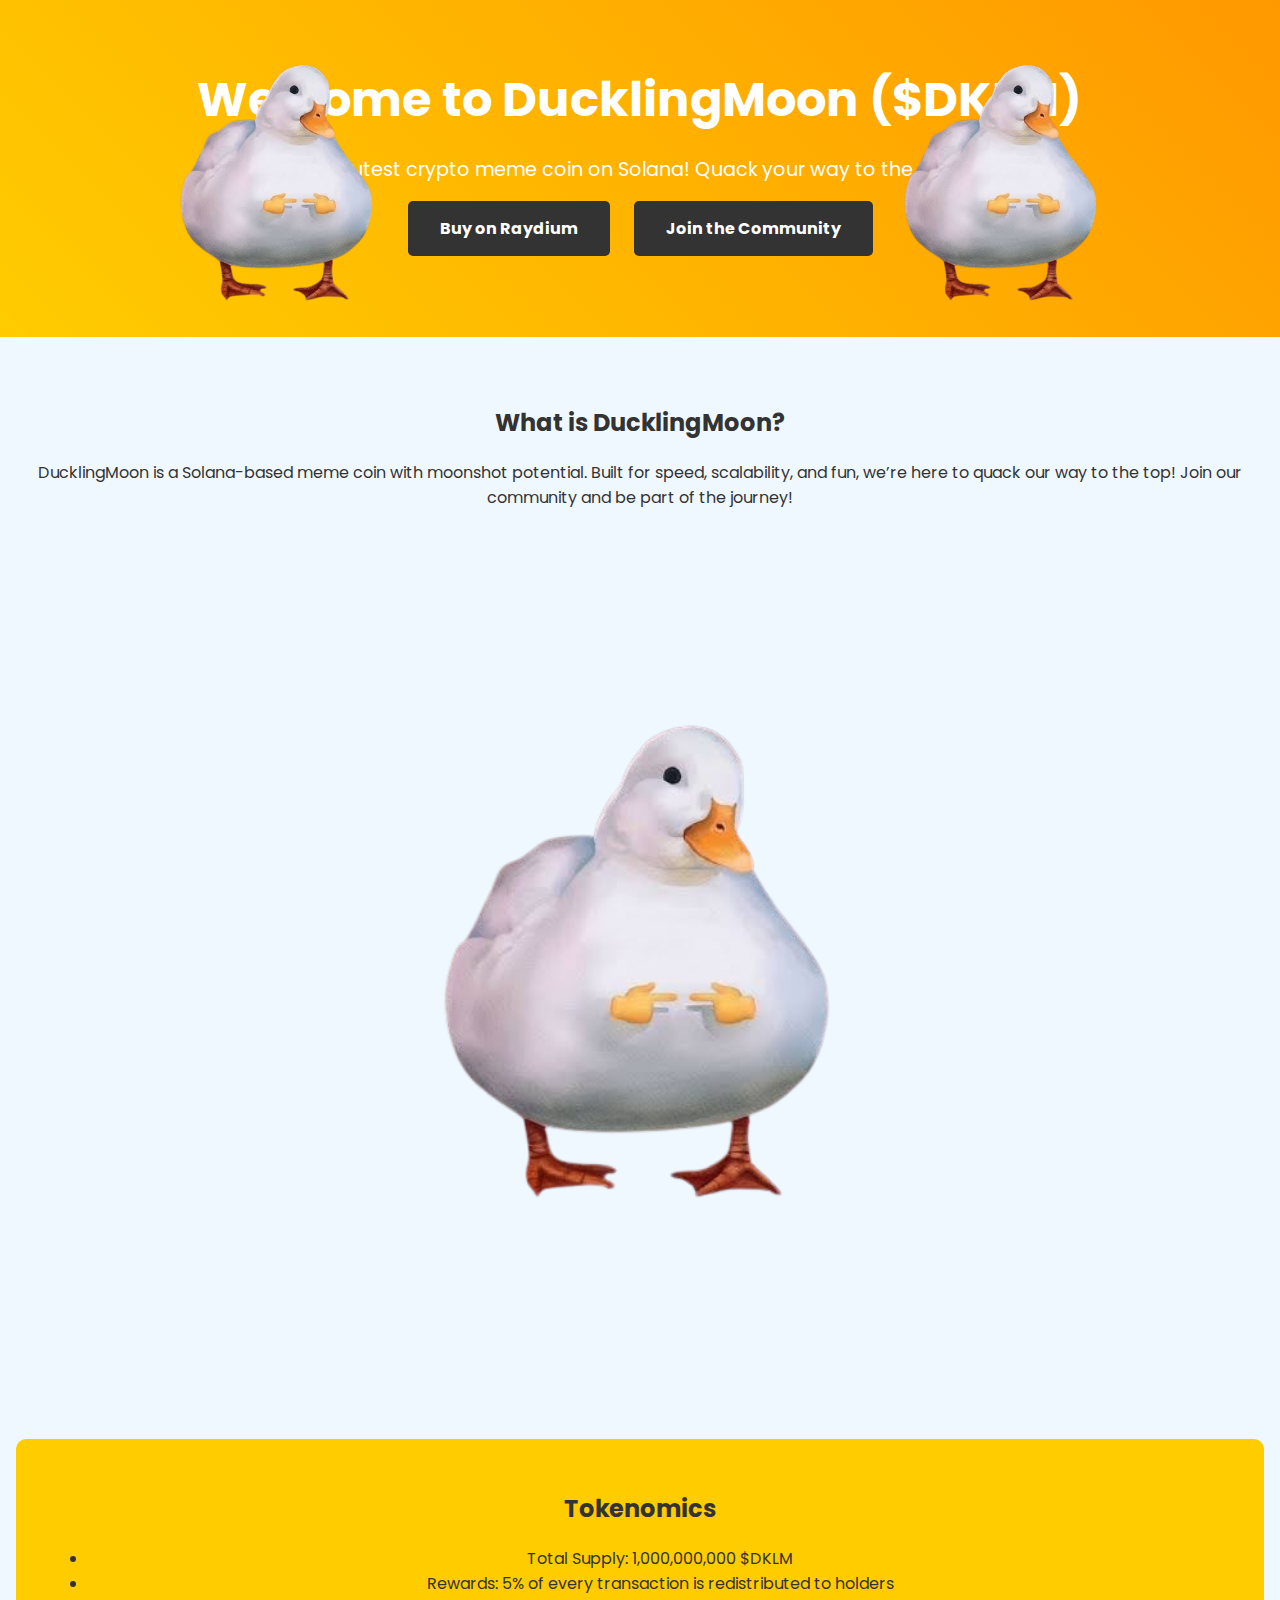
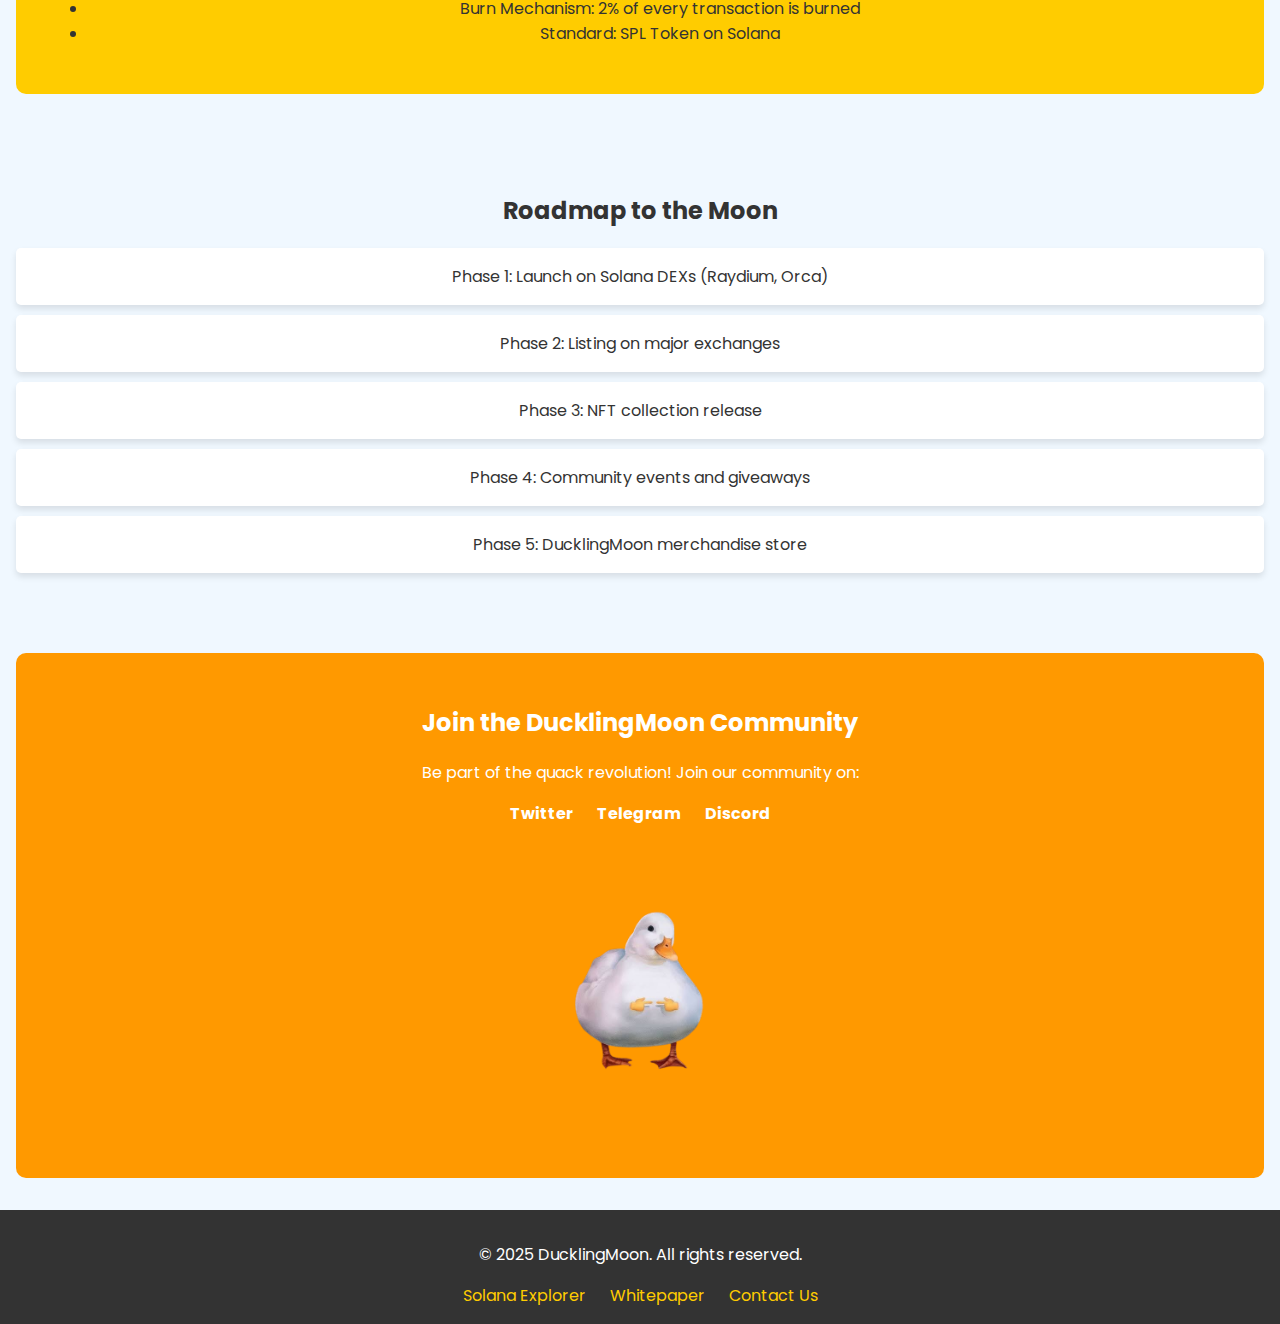
<file: index.html>
<!DOCTYPE html>
<html lang="en">
<head>
    <meta charset="UTF-8">
    <meta name="viewport" content="width=device-width, initial-scale=1.0">
    <link rel="stylesheet" href="styles.css">
    <title>DucklingMoon - The Cutest Crypto on Solana</title>
    <link href="https://fonts.googleapis.com/css2?family=Poppins:wght@300;400;600&display=swap" rel="stylesheet">
    <style>
        body {
            font-family: 'Poppins', sans-serif;
            margin: 0;
            padding: 0;
            background: #f0f8ff;
            color: #333;
        }
        header {
            background: linear-gradient(45deg, #ffcc00, #ff9900);
            color: white;
            text-align: center;
            padding: 4rem 1rem;
            position: relative;
            overflow: hidden;
        }
        header h1 {
            font-size: 3rem;
            margin: 0;
        }
        header p {
            font-size: 1.2rem;
        }
        .cta {
            margin: 2rem 0;
        }
        .cta a {
            background: #333;
            color: #fff;
            padding: 1rem 2rem;
            text-decoration: none;
            font-weight: bold;
            border-radius: 5px;
            transition: background 0.3s;
            margin: 0 10px;
        }
        .cta a:hover {
            background: #ff9900;
        }
        .duckling-image {
            width: 300px;
            position: absolute;
            animation: float 6s infinite ease-in-out;
        }
        .duckling-image.left {
            left: 10%;
            top: -10%;
        }
        .duckling-image.right {
            right: 10%;
            top: -10%;
        }
        @keyframes float {
            0%, 100% { transform: translateY(0); }
            50% { transform: translateY(-20px); }
        }
        section {
            padding: 3rem 1rem;
            text-align: center;
        }
        .tokenomics {
            background: #ffcc00;
            padding: 2rem;
            border-radius: 10px;
            margin: 1rem;
        }
        .roadmap {
            margin-top: 2rem;
        }
        .roadmap ol {
            list-style-type: none;
            padding: 0;
        }
        .roadmap li {
            background: #fff;
            margin: 10px 0;
            padding: 1rem;
            border-radius: 5px;
            box-shadow: 0 4px 6px rgba(0, 0, 0, 0.1);
        }
        .community {
            background: #ff9900;
            color: white;
            padding: 2rem;
            border-radius: 10px;
            margin: 1rem;
        }
        .community a {
            color: #fff;
            text-decoration: none;
            margin: 0 10px;
            font-weight: bold;
        }
        .community a:hover {
            text-decoration: underline;
        }
        footer {
            background: #333;
            color: white;
            text-align: center;
            padding: 1rem;
            margin-top: 2rem;
        }
        .footer-links a {
            color: #ffcc00;
            margin: 0 10px;
            text-decoration: none;
        }
        .footer-links a:hover {
            text-decoration: underline;
        }
    </style>
</head>
<body>
    <header>
        <!-- Floating Duckling Images -->
        <img src="pictures/S__69517479-removebg.png" alt="Duckling 1" class="duckling-image left">
        <img src="pictures/S__69517479-removebg.png" alt="Duckling 2" class="duckling-image right">
        <h1>Welcome to DucklingMoon ($DKLM)</h1>
        <p>The cutest crypto meme coin on Solana! Quack your way to the moon!</p>
        <div class="cta">
            <a href="#buy">Buy on Raydium</a>
            <a href="#community">Join the Community</a>
        </div>
    </header>

    <section id="about">
        <h2>What is DucklingMoon?</h2>
        <p>DucklingMoon is a Solana-based meme coin with moonshot potential. Built for speed, scalability, and fun, we’re here to quack our way to the top! Join our community and be part of the journey!</p>
        <img src="pictures/S__69517479-removebg.png" alt="Duckling Meme" style="width: 600px; margin-top: 2px;">
    </section>

    <section id="tokenomics" class="tokenomics">
        <h2>Tokenomics</h2>
        <ul>
            <li>Total Supply: 1,000,000,000 $DKLM</li>
            <li>Rewards: 5% of every transaction is redistributed to holders</li>
            <li>Burn Mechanism: 2% of every transaction is burned</li>
            <li>Standard: SPL Token on Solana</li>
        </ul>
    </section>

    <section id="roadmap" class="roadmap">
        <h2>Roadmap to the Moon</h2>
        <ol>
            <li>Phase 1: Launch on Solana DEXs (Raydium, Orca)</li>
            <li>Phase 2: Listing on major exchanges</li>
            <li>Phase 3: NFT collection release</li>
            <li>Phase 4: Community events and giveaways</li>
            <li>Phase 5: DucklingMoon merchandise store</li>
        </ol>
    </section>

    <section id="community" class="community">
        <h2>Join the DucklingMoon Community</h2>
        <p>Be part of the quack revolution! Join our community on:</p>
        <a href="https://twitter.com/DucklingMoon" target="_blank">Twitter</a>
        <a href="https://t.me/DucklingMoon" target="_blank">Telegram</a>
        <a href="https://discord.gg/DucklingMoon" target="_blank">Discord</a>
        <img src="pictures/S__69517479-removebg.png" alt="Duckling Community" style="width: 200px; margin: 20px auto; display: block;">
    </section>

    <footer>
        <p>© 2025 DucklingMoon. All rights reserved.</p>
        <div class="footer-links">
            <a href="https://explorer.solana.com" target="_blank">Solana Explorer</a>
            <a href="https://ducklingmoon.com/whitepaper" target="_blank">Whitepaper</a>
            <a href="mailto:contact@ducklingmoon.com">Contact Us</a>
        </div>
    </footer>
</body>
</html>
</file>
<file: styles.css>
/* Existing CSS code */
body {
    font-family: 'Poppins', sans-serif;
    margin: 0;
    padding: 0;
    background: #f0f8ff;
    color: #333;
}

header {
    background: linear-gradient(45deg, #ffcc00, #ff9900);
    color: white;
    text-align: center;
    padding: 4rem 1rem;
    position: relative;
    overflow: hidden;
}

/* Add the new CSS code here */
@media (max-width: 600px) {
    .duckling-image.right {
        display: none; /* Hides the right duckling */
    }
    .duckling-image.left {
        left: 50%; /* Center the left duckling */
        transform: translateX(-50%); /* Adjust for centering */
    }
    header {
        padding: 2rem 1rem; /* Adjust header padding for smaller screens */
    }
    section {
        padding: 2rem 1rem; /* Adjust section padding for smaller screens */
    }
    img {
        max-width: 100%; /* Ensure all images scale down */
        height: auto; /* Maintain aspect ratio */
    }
}
</file>
